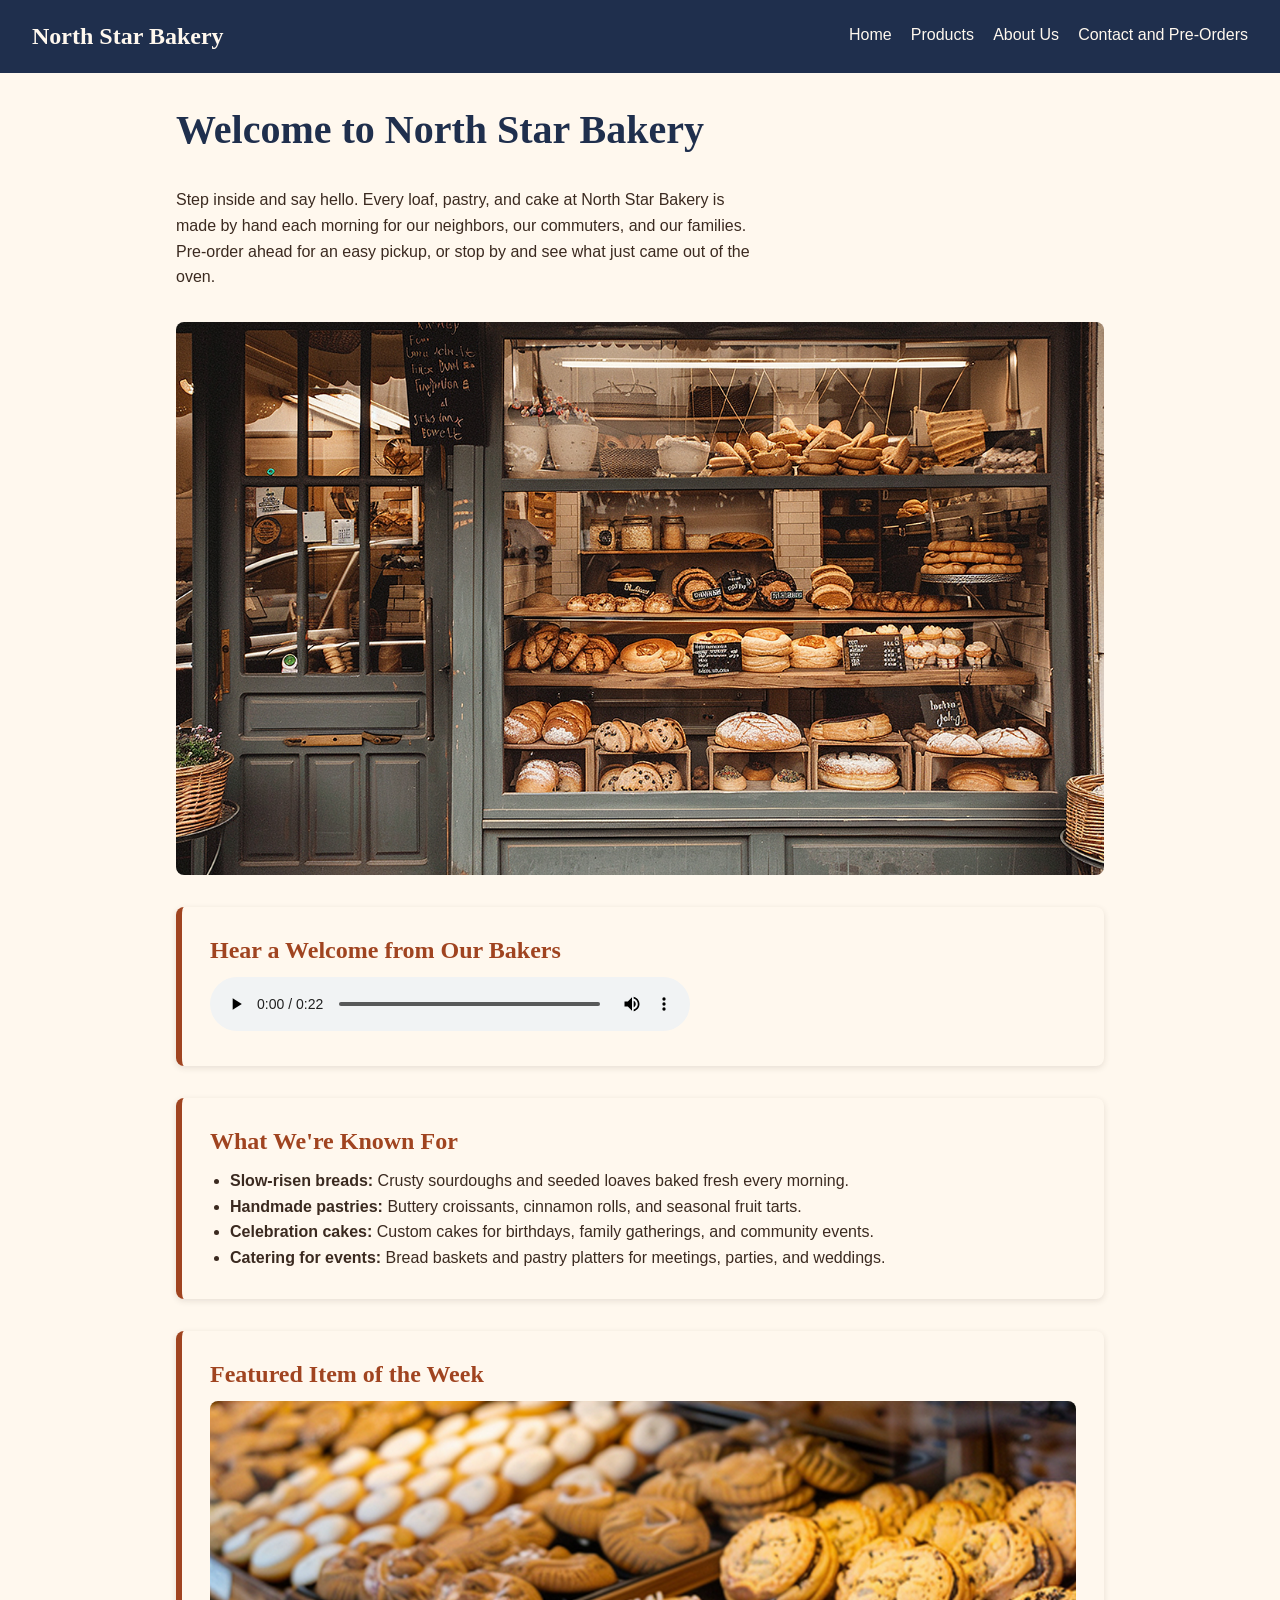
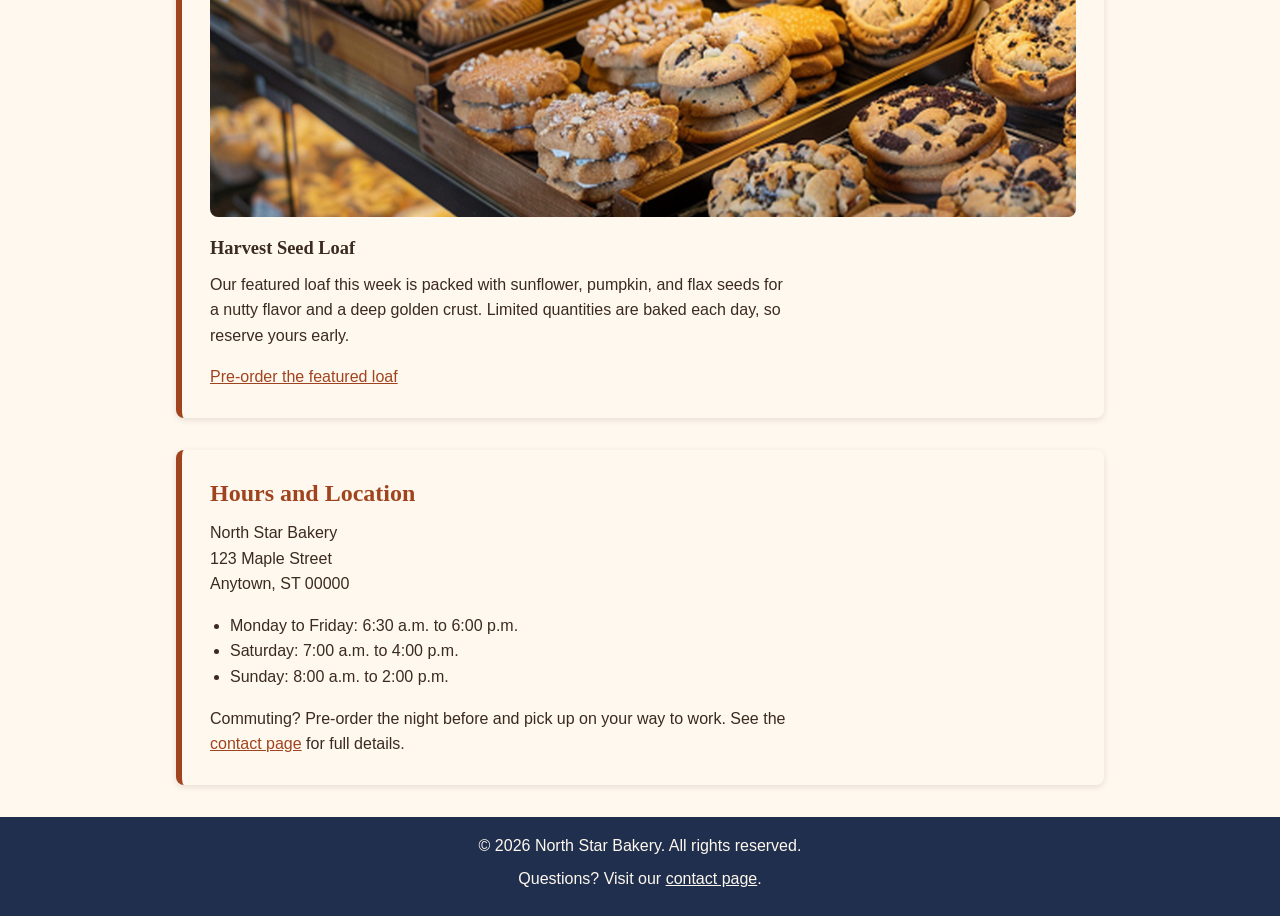
<file: docs/index.html>
<!DOCTYPE html>
<html lang="en">
<head>
  <link rel="stylesheet" href="css/styles.css"> <!--Moved here for simple organization-->
  <meta charset="UTF-8">
  <meta name="viewport" content="width=device-width, initial-scale=1.0">
  <meta name="description" content="North Star Bakery is a neighborhood bakery serving fresh handmade breads, pastries, and cakes. Pre-order for pickup.">
  <title>North Star Bakery | Handmade Breads, Pastries, and Cakes</title>
</head>
<body>
    <a href="#main-content">Skip to main content</a>

  <header>
    <p>North Star Bakery</p>
    <nav aria-label="Main navigation">
      <ul>
        <li><a href="index.html" aria-current="page">Home</a></li>
        <li><a href="products.html">Products</a></li>
        <li><a href="about.html">About Us</a></li>
        <li><a href="contact.html">Contact and Pre-Orders</a></li>
      </ul>
    </nav>
  </header>

  <main id="main-content">
    <h1>Welcome to North Star Bakery</h1>
    <p>Step inside and say hello. Every loaf, pastry, and cake at North Star Bakery is made by hand each morning for our neighbors, our commuters, and our families. Pre-order ahead for an easy pickup, or stop by and see what just came out of the oven.</p>
    <!--moved some things around for better use of space -->
    <img src="media/bakery-storefront_c.png" width="1200" height="715" alt="The North Star Bakery storefront with a gray-green wooden frame, a glass-paned door, and a front window filled with loaves, rolls, and pastries on wooden shelves.">
    
    <section>
      <h2>Hear a Welcome from Our Bakers</h2>
      <audio controls>
        <source src="media/bakery-welcome-mixed_c.mp3" type="audio/mp3">
        <p>Your browser does not support the audio element. <a href="media/bakery-welcome-mixed_c.mp3">Download the welcome message (MP3) </a> to listen on your device.</p>
      </audio>
    </section>

    <section>
      <h2>What We're Known For</h2>
      <ul class="feature list"> <!--Added feature-list to CSS stylesheet-->
        <li><strong>Slow-risen breads:</strong> Crusty sourdoughs and seeded loaves baked fresh every morning.</li>
        <li><strong>Handmade pastries:</strong> Buttery croissants, cinnamon rolls, and seasonal fruit tarts.</li>
        <li><strong>Celebration cakes:</strong> Custom cakes for birthdays, family gatherings, and community events.</li>
        <li><strong>Catering for events:</strong> Bread baskets and pastry platters for meetings, parties, and weddings.</li>
      </ul>
    </section>

    <section>
      <h2>Featured Item of the Week</h2>
      <picture>
        <source media="(min-width: 800px)" srcset="media/bakery-feature-large_c.png">
        <source media="(max-width: 799px)" srcset="media/bakery-feature-small_c.png">
        <img src="media/bakery-feature-small_c.png" alt="This week's featured bakery item, freshly baked and displayed at North Star Bakery.">
      </picture>
      <h3>Harvest Seed Loaf</h3>
      <p>Our featured loaf this week is packed with sunflower, pumpkin, and flax seeds for a nutty flavor and a deep golden crust. Limited quantities are baked each day, so reserve yours early.</p>
      <p><a href="contact.html">Pre-order the featured loaf</a></p>
    </section>

    <section>
      <h2>Hours and Location</h2>
      <address>
        North Star Bakery<br>
        123 Maple Street<br>
        Anytown, ST 00000
      </address>
      <ul>
        <li>Monday to Friday: 6:30 a.m. to 6:00 p.m.</li>
        <li>Saturday: 7:00 a.m. to 4:00 p.m.</li>
        <li>Sunday: 8:00 a.m. to 2:00 p.m.</li>
      </ul>
      <p>Commuting? Pre-order the night before and pick up on your way to work. See the <a href="contact.html">contact page</a> for full details.</p>
    </section>
  </main>
  
  <footer>
    <p>&copy; 2026 North Star Bakery. All rights reserved.</p>
    <p>Questions? Visit our <a href="contact.html">contact page</a>.</p>
  </footer>
</body>
</html>
</file>
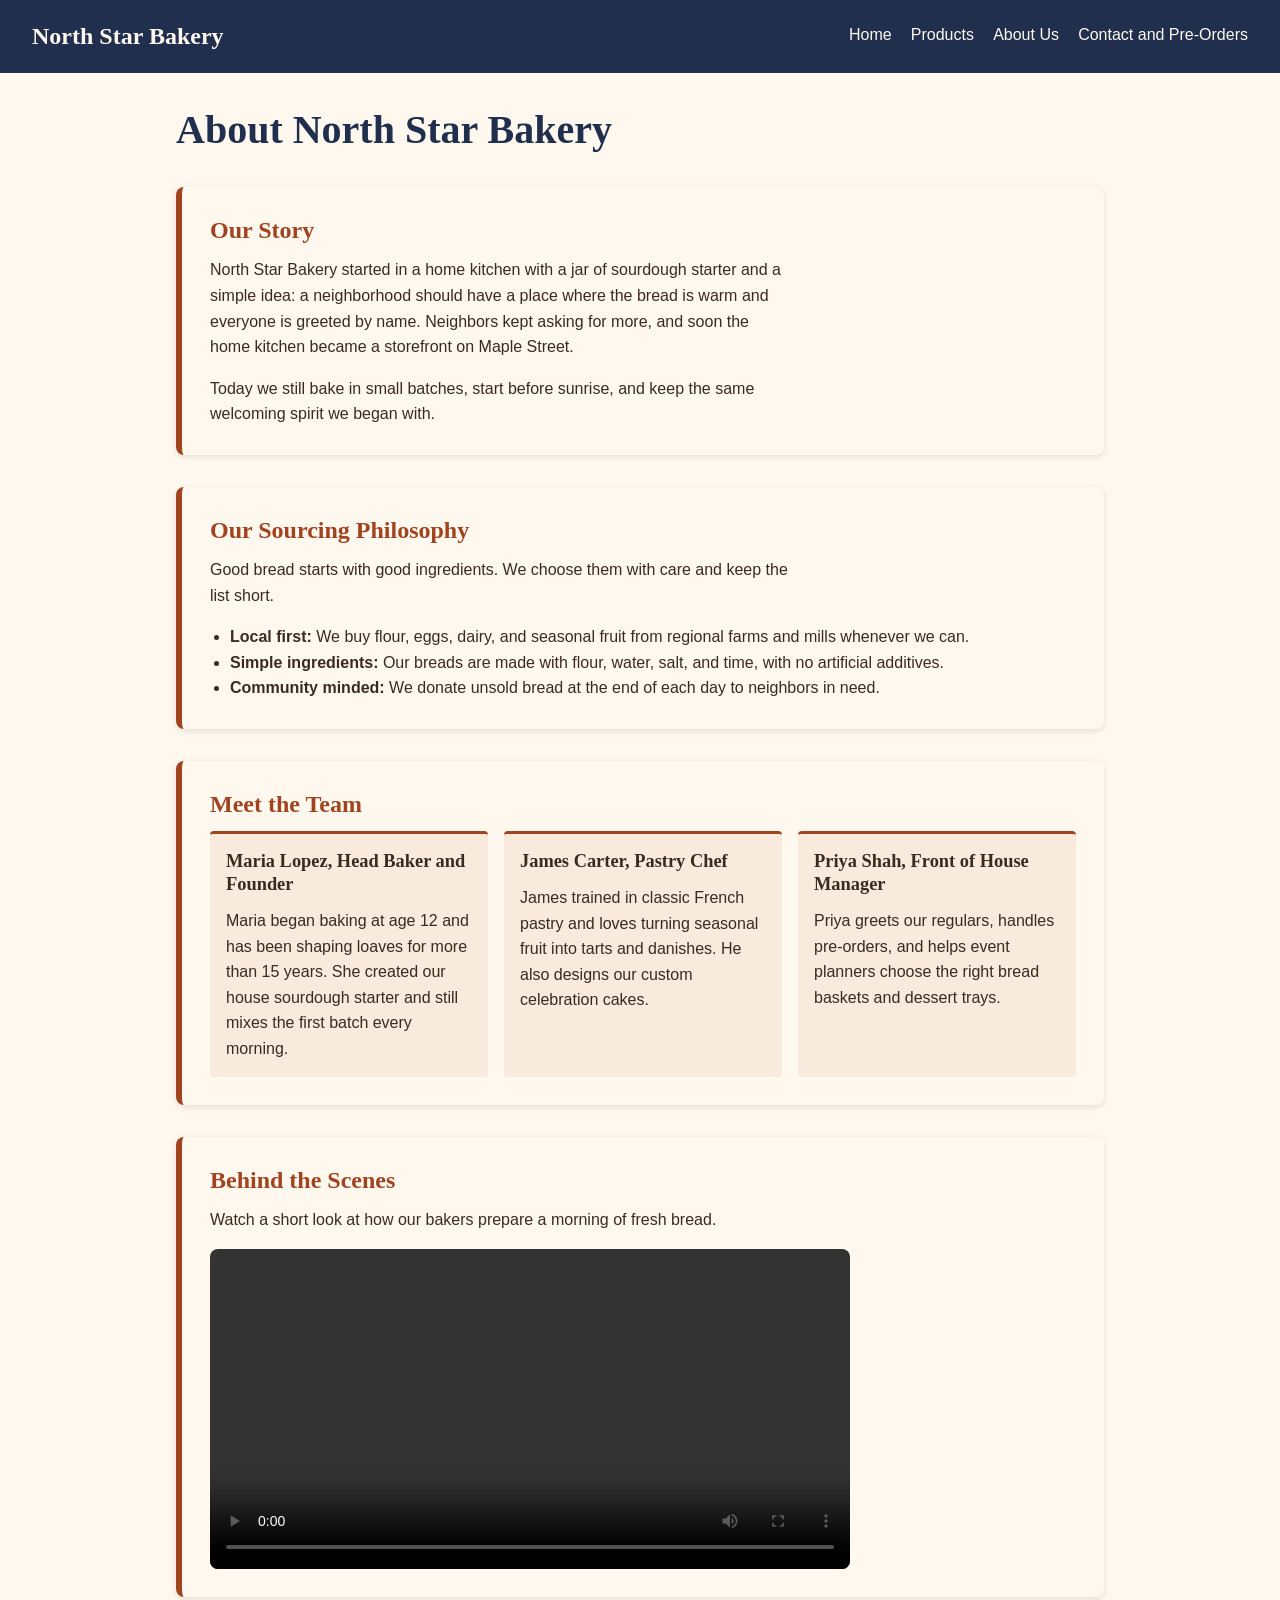
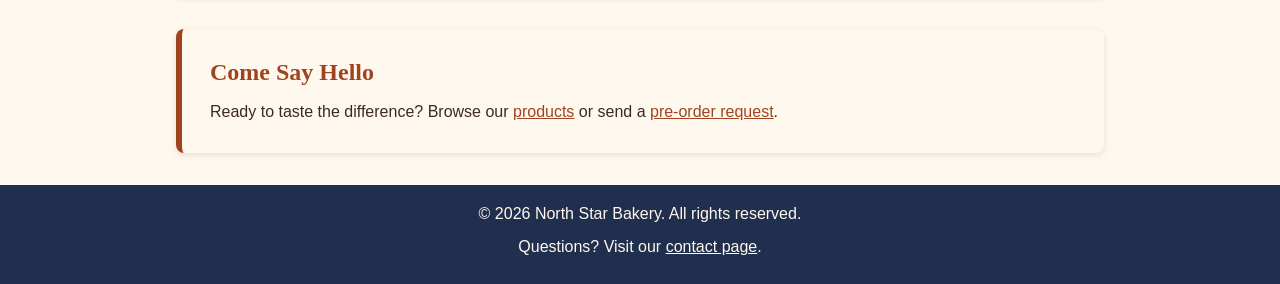
<file: docs/about.html>
<!DOCTYPE html>
<html lang="en">
<head>
  <meta charset="UTF-8">
  <meta name="viewport" content="width=device-width, initial-scale=1.0">
  <meta name="description" content="Learn the story of North Star Bakery, our sourcing philosophy, and the bakers behind the counter.">
  <link rel="stylesheet" href="css/styles.css"> <!-- added stylesheet to head -->
  <title>About Us | North Star Bakery</title>
</head>
<body>
  <a href="#main-content">Skip to main content</a>

  <header>
    <p>North Star Bakery</p>
    <nav aria-label="Main navigation">
      <ul>
        <li><a href="index.html">Home</a></li>
        <li><a href="products.html">Products</a></li>
        <li><a href="about.html" aria-current="page">About Us</a></li>
        <li><a href="contact.html">Contact and Pre-Orders</a></li>
      </ul>
    </nav>
  </header>

  <main id="main-content">
    <h1>About North Star Bakery</h1>

    <section>
      <h2>Our Story</h2>
      <p>North Star Bakery started in a home kitchen with a jar of sourdough starter and a simple idea: a neighborhood should have a place where the bread is warm and everyone is greeted by name. Neighbors kept asking for more, and soon the home kitchen became a storefront on Maple Street.</p>
      <p>Today we still bake in small batches, start before sunrise, and keep the same welcoming spirit we began with.</p>
    </section>

    <section>
      <h2>Our Sourcing Philosophy</h2>
      <p>Good bread starts with good ingredients. We choose them with care and keep the list short.</p>
      <ul>
        <li><strong>Local first:</strong> We buy flour, eggs, dairy, and seasonal fruit from regional farms and mills whenever we can.</li>
        <li><strong>Simple ingredients:</strong> Our breads are made with flour, water, salt, and time, with no artificial additives.</li>
        <li><strong>Community minded:</strong> We donate unsold bread at the end of each day to neighbors in need.</li>
      </ul>
    </section>

    <section>
      <h2>Meet the Team</h2>

      <div class="card-row"> <!-- added a div for cards and added articles -->
        <article>
          <h3>Maria Lopez, Head Baker and Founder</h3>
          <p>Maria began baking at age 12 and has been shaping loaves for more than 15 years. She created our house sourdough starter and still mixes the first batch every morning.</p>
        </article>
        <article>        
          <h3>James Carter, Pastry Chef</h3>
          <p>James trained in classic French pastry and loves turning seasonal fruit into tarts and danishes. He also designs our custom celebration cakes.</p>
        </article>
        <article>
          <h3>Priya Shah, Front of House Manager</h3>
          <p>Priya greets our regulars, handles pre-orders, and helps event planners choose the right bread baskets and dessert trays.</p>
        </article>
      </div>
    </section>
   
    <section>
      <h2>Behind the Scenes</h2>
      <p>Watch a short look at how our bakers prepare a morning of fresh bread.</p>
      <video controls width="640" preload="metadata">
        <source src="media/bakery-behind-scenes_c.mp4" type="video/mp4">
        <p>Your browser does not support the video element. <a href="media/bakery-behind-scenes_c.mp4">Download the behind-the-scenes video (MP4)</a> to watch it on your device.</p>
      </video>
    </section>

    <section>
      <h2>Come Say Hello</h2>
      <p>Ready to taste the difference? Browse our <a href="products.html">products</a> or send a <a href="contact.html">pre-order request</a>.</p>
    </section>
  </main>

  <footer>
    <p>&copy; 2026 North Star Bakery. All rights reserved.</p>
    <p>Questions? Visit our <a href="contact.html">contact page</a>.</p>
  </footer>
</body>
</html>
</file>
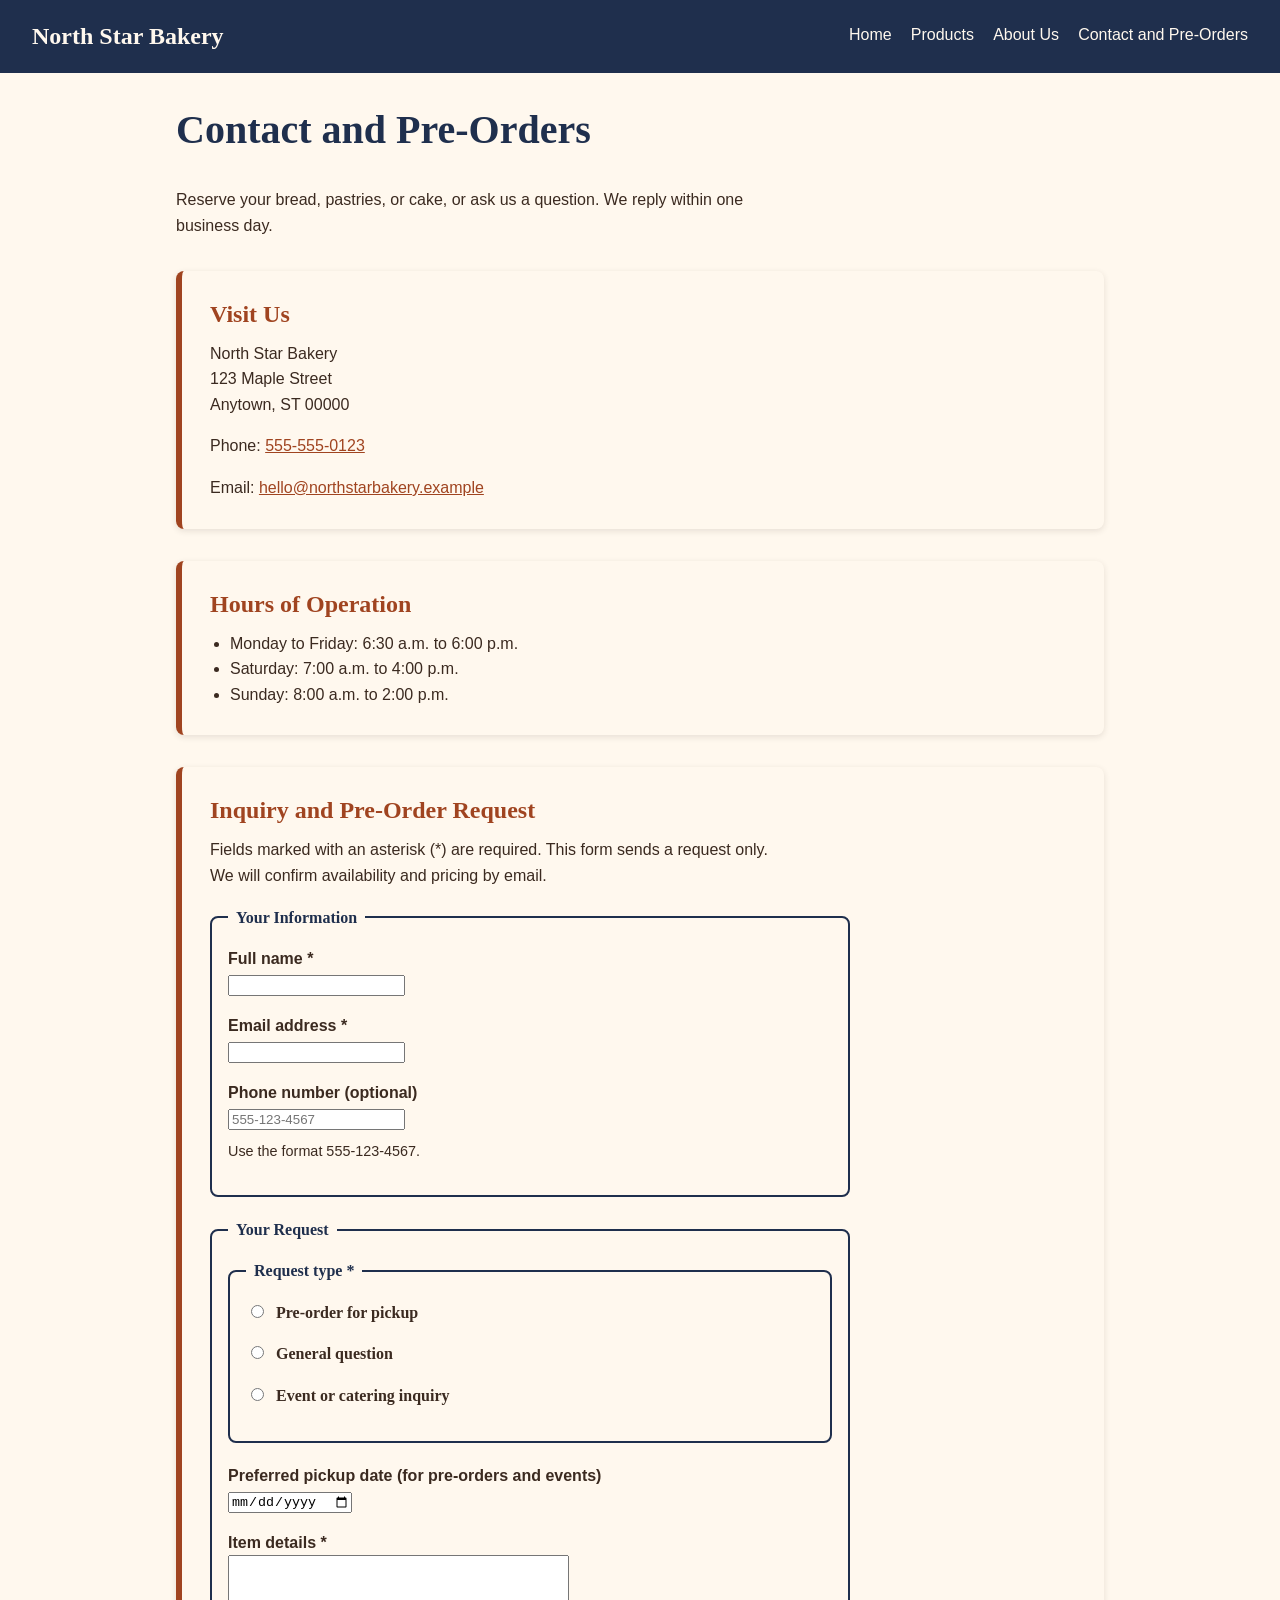
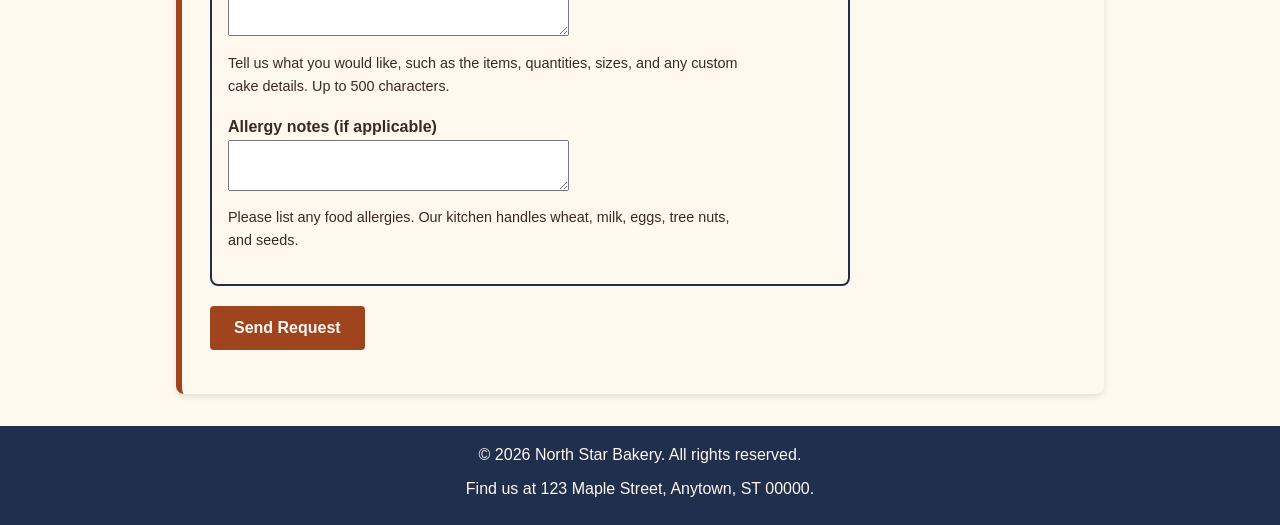
<file: docs/contact.html>
<!DOCTYPE html>
<html lang="en">
<head>
  <meta charset="UTF-8">
  <meta name="viewport" content="width=device-width, initial-scale=1.0">
  <meta name="description" content="Contact North Star Bakery to send a pre-order request or ask a question. Find our hours and location.">
  <title>Contact and Pre-Orders | North Star Bakery</title>
  <link rel="stylesheet" href="css/styles.css"> <!-- added stylesheet to head -->
</head>
<body>
  <a href="#main-content">Skip to main content</a>

  <header>
    <p>North Star Bakery</p>
    <nav aria-label="Main navigation">
      <ul>
        <li><a href="index.html">Home</a></li>
        <li><a href="products.html">Products</a></li>
        <li><a href="about.html">About Us</a></li>
        <li><a href="contact.html" aria-current="page">Contact and Pre-Orders</a></li>
      </ul>
    </nav>
  </header>

  <main id="main-content">
    <h1>Contact and Pre-Orders</h1>
    <p>Reserve your bread, pastries, or cake, or ask us a question. We reply within one business day.</p>

    <section>
      <h2>Visit Us</h2>
      <address>
        North Star Bakery<br>
        123 Maple Street<br>
        Anytown, ST 00000
      </address>
      <p>Phone: <a href="tel:+15555550123">555-555-0123</a></p>
      <p>Email: <a href="mailto:hello@northstarbakery.example">hello@northstarbakery.example</a></p>
    </section>

    <section>
      <h2>Hours of Operation</h2>
      <ul>
        <li>Monday to Friday: 6:30 a.m. to 6:00 p.m.</li>
        <li>Saturday: 7:00 a.m. to 4:00 p.m.</li>
        <li>Sunday: 8:00 a.m. to 2:00 p.m.</li>
      </ul>
    </section>

    <section>
      <h2>Inquiry and Pre-Order Request</h2>
      <p>Fields marked with an asterisk (*) are required. This form sends a request only. We will confirm availability and pricing by email.</p>

      <form action="#" method="post">
        <fieldset>
          <legend>Your Information</legend>

          <p>
            <label for="full-name">Full name *</label><br>
            <input type="text" id="full-name" name="full-name" required minlength="2" maxlength="80" autocomplete="name">
          </p>

          <p>
            <label for="email">Email address *</label><br>
            <input type="email" id="email" name="email" required autocomplete="email">
          </p>

          <p>
            <label for="phone">Phone number (optional)</label><br>
            <input type="tel" id="phone" name="phone" pattern="[0-9]{3}-[0-9]{3}-[0-9]{4}" placeholder="555-123-4567" title="Enter a phone number in the format 555-123-4567" autocomplete="tel" aria-describedby="phone-hint">
          </p>
          <p id="phone-hint">Use the format 555-123-4567.</p>
        </fieldset>

        <fieldset>
          <legend>Your Request</legend>

          <fieldset>
            <legend>Request type *</legend>
            <p>
              <input type="radio" id="type-preorder" name="request-type" value="pre-order" required>
              <label for="type-preorder">Pre-order for pickup</label>
            </p>
            <p>
              <input type="radio" id="type-question" name="request-type" value="general-question">
              <label for="type-question">General question</label>
            </p>
            <p>
              <input type="radio" id="type-event" name="request-type" value="event-inquiry">
              <label for="type-event">Event or catering inquiry</label>
            </p>
          </fieldset>

          <p>
            <label for="pickup-date">Preferred pickup date (for pre-orders and events)</label><br>
            <input type="date" id="pickup-date" name="pickup-date">
          </p>

          <p>
            <label for="item-details">Item details *</label><br>
            <textarea id="item-details" name="item-details" rows="5" cols="40" required minlength="10" maxlength="500" aria-describedby="item-hint"></textarea>
          </p>
          <p id="item-hint">Tell us what you would like, such as the items, quantities, sizes, and any custom cake details. Up to 500 characters.</p>

          <p>
            <label for="allergy-notes">Allergy notes (if applicable)</label><br>
            <textarea id="allergy-notes" name="allergy-notes" rows="3" cols="40" maxlength="300" aria-describedby="allergy-hint"></textarea>
          </p>
          <p id="allergy-hint">Please list any food allergies. Our kitchen handles wheat, milk, eggs, tree nuts, and seeds.</p>
        </fieldset>

        <p><button type="submit">Send Request</button></p>
      </form>
    </section>
  </main>

  <footer>
    <p>&copy; 2026 North Star Bakery. All rights reserved.</p>
    <p>Find us at 123 Maple Street, Anytown, ST 00000.</p>
  </footer>
</body>
</html>
</file>
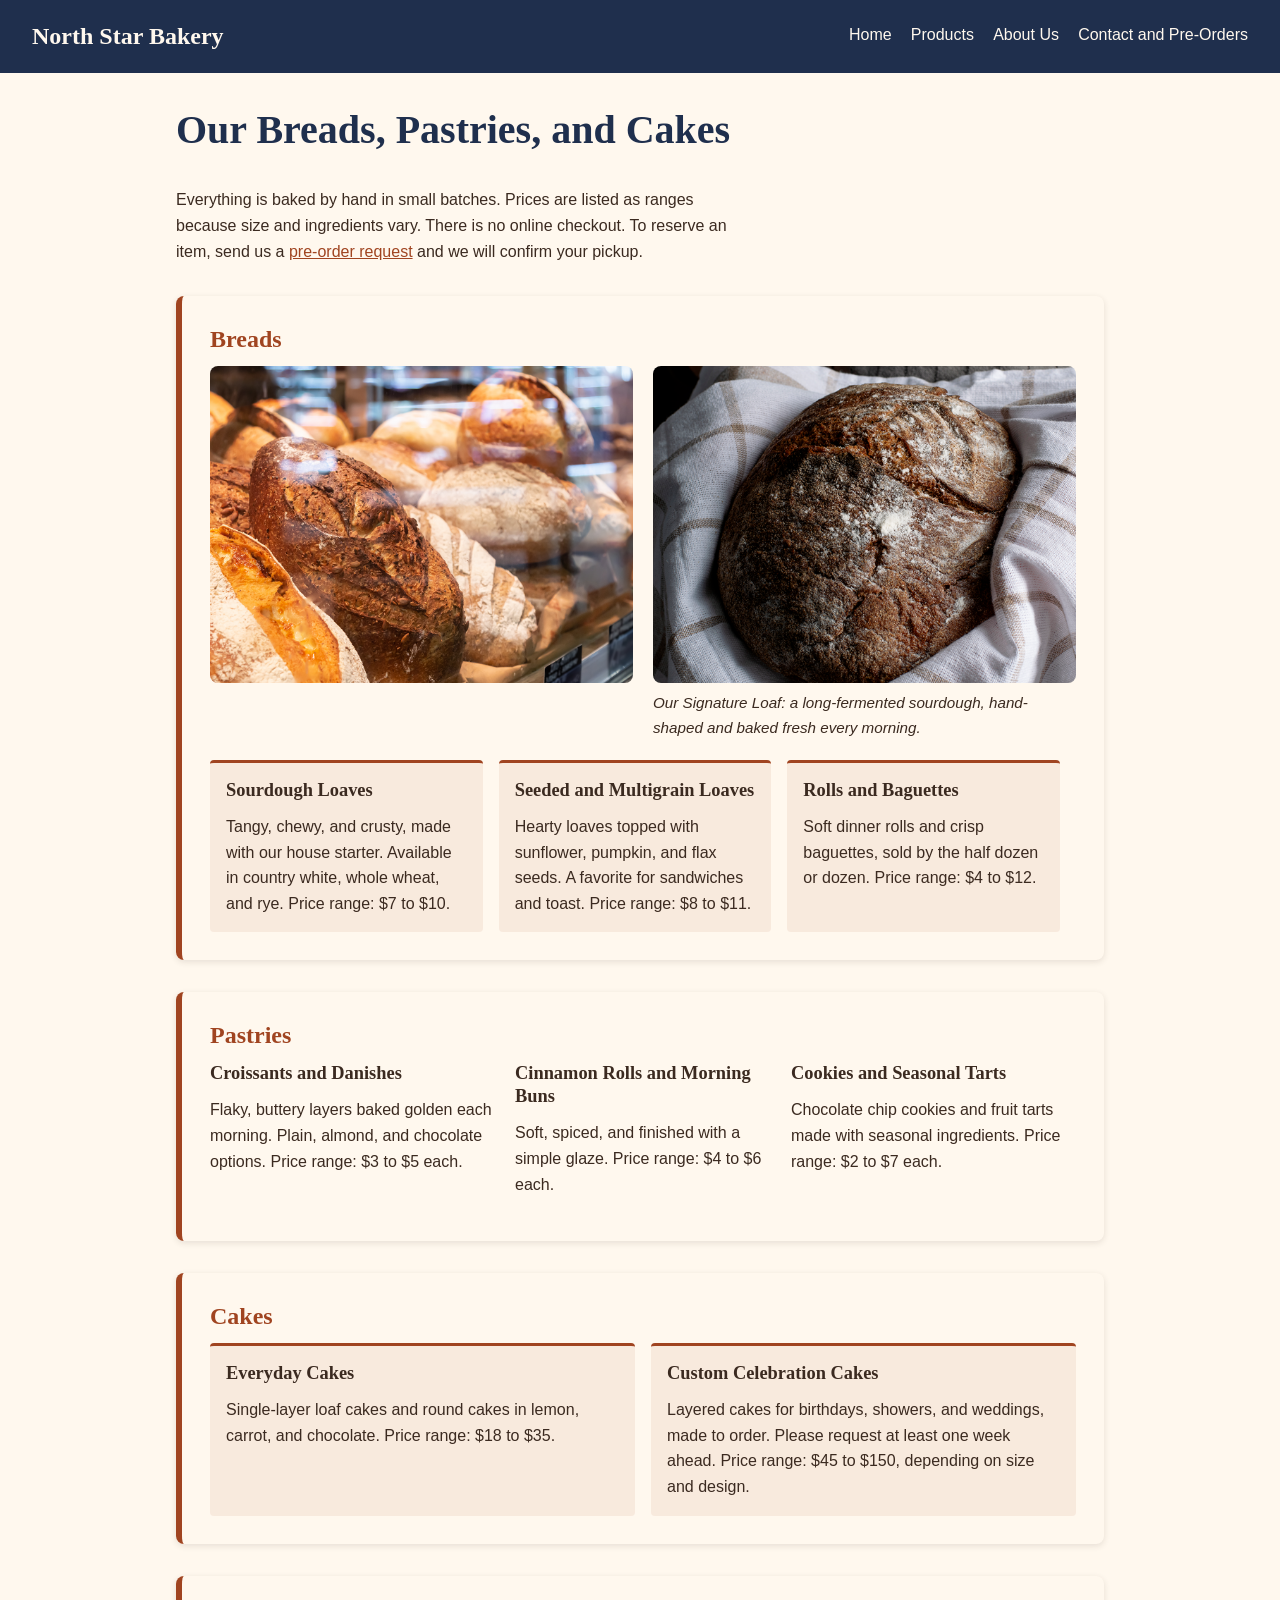
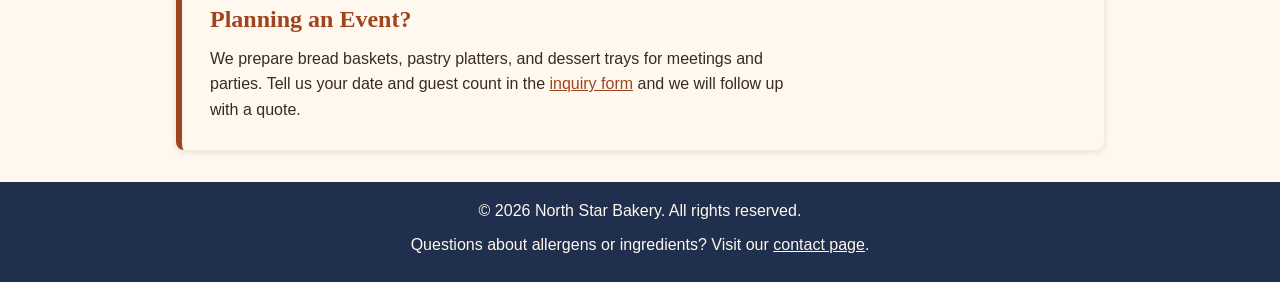
<file: docs/products.html>
<!DOCTYPE html>
<html lang="en">
<head>
  <meta charset="UTF-8">
  <meta name="viewport" content="width=device-width, initial-scale=1.0">
  <meta name="description" content="Browse North Star Bakery's breads, pastries, and cakes with descriptions and price ranges. Pre-order for pickup.">
  <title>Products | North Star Bakery</title>
  <link rel="stylesheet" href="css/styles.css">
</head>
<body>
  <a href="#main-content">Skip to main content</a>

  <header>
    <p>North Star Bakery</p>
    <nav aria-label="Main navigation">
      <ul>
        <li><a href="index.html">Home</a></li>
        <li><a href="products.html" aria-current="page">Products</a></li>
        <li><a href="about.html">About Us</a></li>
        <li><a href="contact.html">Contact and Pre-Orders</a></li>
      </ul>
    </nav>
  </header>

  <main id="main-content">
    <h1>Our Breads, Pastries, and Cakes</h1>
    <p>Everything is baked by hand in small batches. Prices are listed as ranges because size and ingredients vary. There is no online checkout. To reserve an item, send us a <a href="contact.html">pre-order request</a> and we will confirm your pickup.</p>

    <section>
      <h2>Breads</h2>
      <div class="media-row">
      <img src="media/bakery-bread_c.png" width="1200" height="1200" alt="A close-up of rustic loaves behind a bakery display case, including a dark seeded loaf with decorative scoring and several flour-dusted round loaves.">

      <figure>
        <img src="media/bakery-signature-loaf_c.png" alt="Our Signature Loaf, a round artisan loaf with a deep golden-brown crust and a flour-dusted top.">
        <figcaption>Our Signature Loaf: a long-fermented sourdough, hand-shaped and baked fresh every morning.</figcaption>
      </figure>
      </div>

      <div class="card-row">
        <article>
      <h3>Sourdough Loaves</h3>
      <p>Tangy, chewy, and crusty, made with our house starter. Available in country white, whole wheat, and rye. Price range: $7 to $10.</p>
          </article>
          <article>
      <h3>Seeded and Multigrain Loaves</h3>
      <p>Hearty loaves topped with sunflower, pumpkin, and flax seeds. A favorite for sandwiches and toast. Price range: $8 to $11.</p>
          </article>
          <article>
      <h3>Rolls and Baguettes</h3>
      <p>Soft dinner rolls and crisp baguettes, sold by the half dozen or dozen. Price range: $4 to $12.</p>
          </article>
        <div>
    </section>

    <section>
      <h2>Pastries</h2>

    <div class="media-row">
      <article>
      <h3>Croissants and Danishes</h3>
      <p>Flaky, buttery layers baked golden each morning. Plain, almond, and chocolate options. Price range: $3 to $5 each.</p>
      </article>
      <article>
      <h3>Cinnamon Rolls and Morning Buns</h3>
      <p>Soft, spiced, and finished with a simple glaze. Price range: $4 to $6 each.</p>
      </article>
      <article>
      <h3>Cookies and Seasonal Tarts</h3>
      <p>Chocolate chip cookies and fruit tarts made with seasonal ingredients. Price range: $2 to $7 each.</p>
      </article>
      </div>
    </section>

    <section>
      <h2>Cakes</h2>

      <div class="card-row">
        <article>
      <h3>Everyday Cakes</h3>
      <p>Single-layer loaf cakes and round cakes in lemon, carrot, and chocolate. Price range: $18 to $35.</p>
        </article>
        <article>
      <h3>Custom Celebration Cakes</h3>
      <p>Layered cakes for birthdays, showers, and weddings, made to order. Please request at least one week ahead. Price range: $45 to $150, depending on size and design.</p>
        </article>
      </div>
    </section>

    <section>
      <h2>Planning an Event?</h2>
      <p>We prepare bread baskets, pastry platters, and dessert trays for meetings and parties. Tell us your date and guest count in the <a href="contact.html">inquiry form</a> and we will follow up with a quote.</p>
    </section>
  </main>

  <footer>
    <p>&copy; 2026 North Star Bakery. All rights reserved.</p>
    <p>Questions about allergens or ingredients? Visit our <a href="contact.html">contact page</a>.</p>
  </footer>
</body>
</html>
</file>
<file: docs/css/styles.css>
/* North Star Bakery
    Palette: cream #FFF8EE (background), brown #3B2A20 (text),
            crust #A04420 (accent), midnight blue #1F2F4D (header/footer)
            Fonts: Georgia (headings), Arial(body) */
/* Base (mobile first*/
/* below this, I added universal selector * for every HTML tag such as <div>,<p>,<h1> etc. I also added (::before and ::after to target the pseudo-element for all elements. */
*,
*::before,
*::after {
    box-sizing: border-box;
}

body {
    margin: 0;
    min-height: 100vh; /* 100% visual height of users screen*/
    display: flex;
    flex-direction: column;
    background-color: #FFF8EE; /* cream color*/
    color: #3B2A20; /* midnight blue color*/
    font-family: Arial, Helvetica, sans-serif;
    font-size: 1rem; /*defaults often to 16px, ROOT EM - scales on parent*/
    line-height: 1.6;
}
/* above this is step one CSS */
h1, /*trying to make things easier to read*/
h2,
h3 {
    font-family: Georgia, 'Times New Roman', Times, serif;
    line-height: 1.25;
    margin: 0 0 0.75rem; /*short hand for margins 1 2 and 3, ROOT EM (standard)*/
    }

h1{
        color:#1F2F4D;
        font-size: 2rem;
}

h2{
    color:#A04420;
    font-size: 1.5rem
}

h3{
    color:#3B2A20;
font-size: 1.15rem;
}

p {
    margin: 0 0 1rem;
    max-width: 65ch; /*ch is relative length unit equal to the advance width of the zero glyph in the elements current font*/
}

a {
    color: #A04420;
    text-decoration: underline;
}

a:hover {
    color: #1F2F4D;
}

a:focus-visible,
button:focus-visible,
input:focus-visible,
textarea:focus-visible {
    outline: 3px solid #1F2F4D;
    outline-offset: 2px;
}

img,
video {
    display: block;
    max-width: 100%;
    height: auto;
    border-radius: 0.5rem;
}

audio {
    width: 100%;
    max-width: 30rem;
}

address {
    font-style: normal;
    margin-bottom: 1rem;
}

ul {
    margin: 0 0 1rem;
    padding-left: 1.25rem;
}

/* > indicates CSS direct child*/
body > a[href="#main-content"] {
    position: absolute;
    left: -999px;
    top: 0;
    background-color: #FFF8EE;
    color: #1F2F4D;
    padding: 0.75rem 1rem;
    z-index: 10; /* sets front to back stack order so it sits on top of overlapping elements*/
}

body > a[href="#main-content"]:focus {
    left: 0;
}

/*below header and nav stuff*/
header {
    background-color: #1F2F4D;
    color: #FFF8EE;
    padding: 1rem 0;
    display: flex;
    flex-direction: column;
    gap: 0.75rem
}

header > p {
    margin: 0;
    font-family: Georgia, 'Times New Roman', Times, serif;
    font-size: 1.5rem;
    font-weight: bold; /*thickness of font*/
}

nav ul {
    list-style: none;
    margin: 0;
    padding: 0;
    display: flex;
    flex-wrap: wrap;
    gap: 0.5rem 1.2rem;
}

nav a {
    display: inline-block;
    padding: 0.4rem 0;
    color:#FFF8EE;
    text-decoration: none;
    border-bottom: 3px solid transparent;
}
/*Website starting to come together. Have header beginning to look better and index page so far coming together nicely. MAKE SURE TO CHECK OTHER PAGES */
nav a:hover {
    color: #FFF8EE;
    border-bottom-color: #FFF8EE;
}

nav a [aria-current="page"] {
    font-weight: bold;
    border-bottom-color: #FFF8EE;
}

header a:focus-visible {
    outline-color:#FFF8EE;
}

/*Main content of the website is going below here*/
main {
    flex:1;
    width: 100%;
    max-width: 62rem;
    margin: 0 auto;
    padding: 1.5rem 1rem 2rem;
    display: flex;
    flex-direction: column;
    gap: 1.5rem;
}
/*lines 168-169 are child selectors that target h1 and p placed inside the main tag */
main > h1,
main > p {
    margin-bottom: 0;
}
/*the 0.25 and 0.12 are opacity values (alpha) the preceding 6 digits are my rgba format*/
main > section {
    padding: 1.25rem;
    border: 1px solid rgba (59, 42, 32, 0.25);
    border-left: 6px solid #A04420;
    border-radius: 0.5rem;
    box-shadow: 0 2px 6px rgba(59, 42, 32, 0.12);
}

main > section > *:last-child {
    margin-bottom: 0;
}
/* figure is the element selector to target all figure tags */
figure {
    margin: 0 0 1.25rem;
}

figcaption {
    margin-top: 0.5rem;
    font-style: italic;
    font-size: 0.95rem;
}

main > section > img,
main > section > figure,
main > section > picture {
    margin-bottom: 1.25rem;
}

picture {
    display: block;
}

picture img {
    width: 100%;
}

/*image group flexbox test*/
.media-row { /*targets all class=Media-row made to target media items (hopeful it works)*/
    display: flex;
    flex-direction: column;
    gap: 1.25rem;
    margin-bottom: 1.25rem;
}
/*sets uniform size and shape without looking stretched*/
.media-row figure {
    margin: 0;
}

.media-row img {
    width: 100%;
    aspect-ratio: 4/3;
    object-fit: cover;
}

/*card group flexbox*/
.feature-list {
    list-style: none;
    padding: 0;
    display: flex;
    flex-direction: column;
    gap: 1rem;
}

.feature-list li {
    padding: 1rem;
    border-top: 3px solid #A04420;
    background-color: rgba(160,68,32,0.68);
    border-radius: 0.25rem;
}

.card-row {
    display: flex;
    flex-direction: column;
    gap: 1rem;
}

.card-row article { /*descendant slector targets all <article> placed inside card-row*/
    padding: 1rem;
    border-top: 3px solid #a04420;
    background-color: rgba(160, 68, 32, 0.08);
    border-radius: 0.25rem;
}

.card-row article p:last-child { /* last child = last <p> element inside each <article> */
    margin-bottom: 0;
}

/*Forms up next*/
form {
    max-width: 40rem;
}

fieldset {
    margin: 0 0 1.25rem;
    padding: 1rem;
    border: 2px solid #1F2F4D;
    border-radius: 0.5rem;
}

fieldset fieldset {
    font-family: Georgia, 'Times New Roman', serif;
}

legend {
    padding: 0 0.5rem;
    font-family: Georgia, 'Times New Roman', serif;
    font-weight: bold;
    color: #1f2f4d;
}

label {
    font-weight: bold;
}

input[type="text"]
input[type="email"]
input[type="tel"]
input[type="date"]
textarea {
    display: block;
    width: 100%;
    margin-top: 0.25rem;
    padding: 0.6rem;
    font-family: inherit;
    font-size: 1rem;
    color: #3b2a20;
    border: 2px solid #3b2a20;
    border-radius: 0.25rem;
}

input[type="radio"] {
    margin-right:0.5rem;
}

fieldset p[id$="-hint"] { /*$= means ends with, targets all <p> elements that have an id that ends with -hint*/
    MARGIN-TOP: -0.5REM;
    FONT-SIZE: 0.9REM;
}

button {
    padding:0.8rem 1.5rem;
    font-family: inherit;
    font-size: 1rem;
    font-weight: bold;
    color: #FFF8EE;
    background-color: #A04420;
    border: none;
    border-radius: 0.25rem;
    cursor: pointer;
}

button:hover {
    background-color: #1F2F4D;
    }

    /*Footer section below*/
    FOOTER {
        BACKGROUND-COLOR:#1F2F4D;
        COLOR:#FFF8EE;
        PADDING: 1REM;
        text-align: center;
    }

    footer p{
        margin: 0 auto 0.5rem;
    }

    footer a {
        color: #fff8ee;
    }

    /*This section is for larger screens */
    @media (min-width: 48em) {
        header {
            flex-direction: row;
            justify-content: space-between;
            align-items: center;
            padding: 1rem 2rem;
        }

        main {
            padding: 2rem;
            gap: 2rem;
        }

        h1 {
            font-size:2.5rem;
        }

        main > section {
            padding: 1.75rem;
        }

        .feature-list,
        .card-row {
            flex-direction: row;
            flex-wrap: wrap;
        }

        .card-row article {
            flex: 1 1 14rem;
        }

        .media-row {
            flex-direction: row;
        }

        .media-row > img,
        .media-row > figure {
            flex: 1 1 0;
            min-width: 0;
        }

        .media-row > img {
            align-self: flex-start;
        }

        .feature-list li {
            flex: 1 1 clac(50% - 1rem)
        }

        picture img {
            max-height: 26rem;
            object-fit: cover;
        }
    }
</file>
